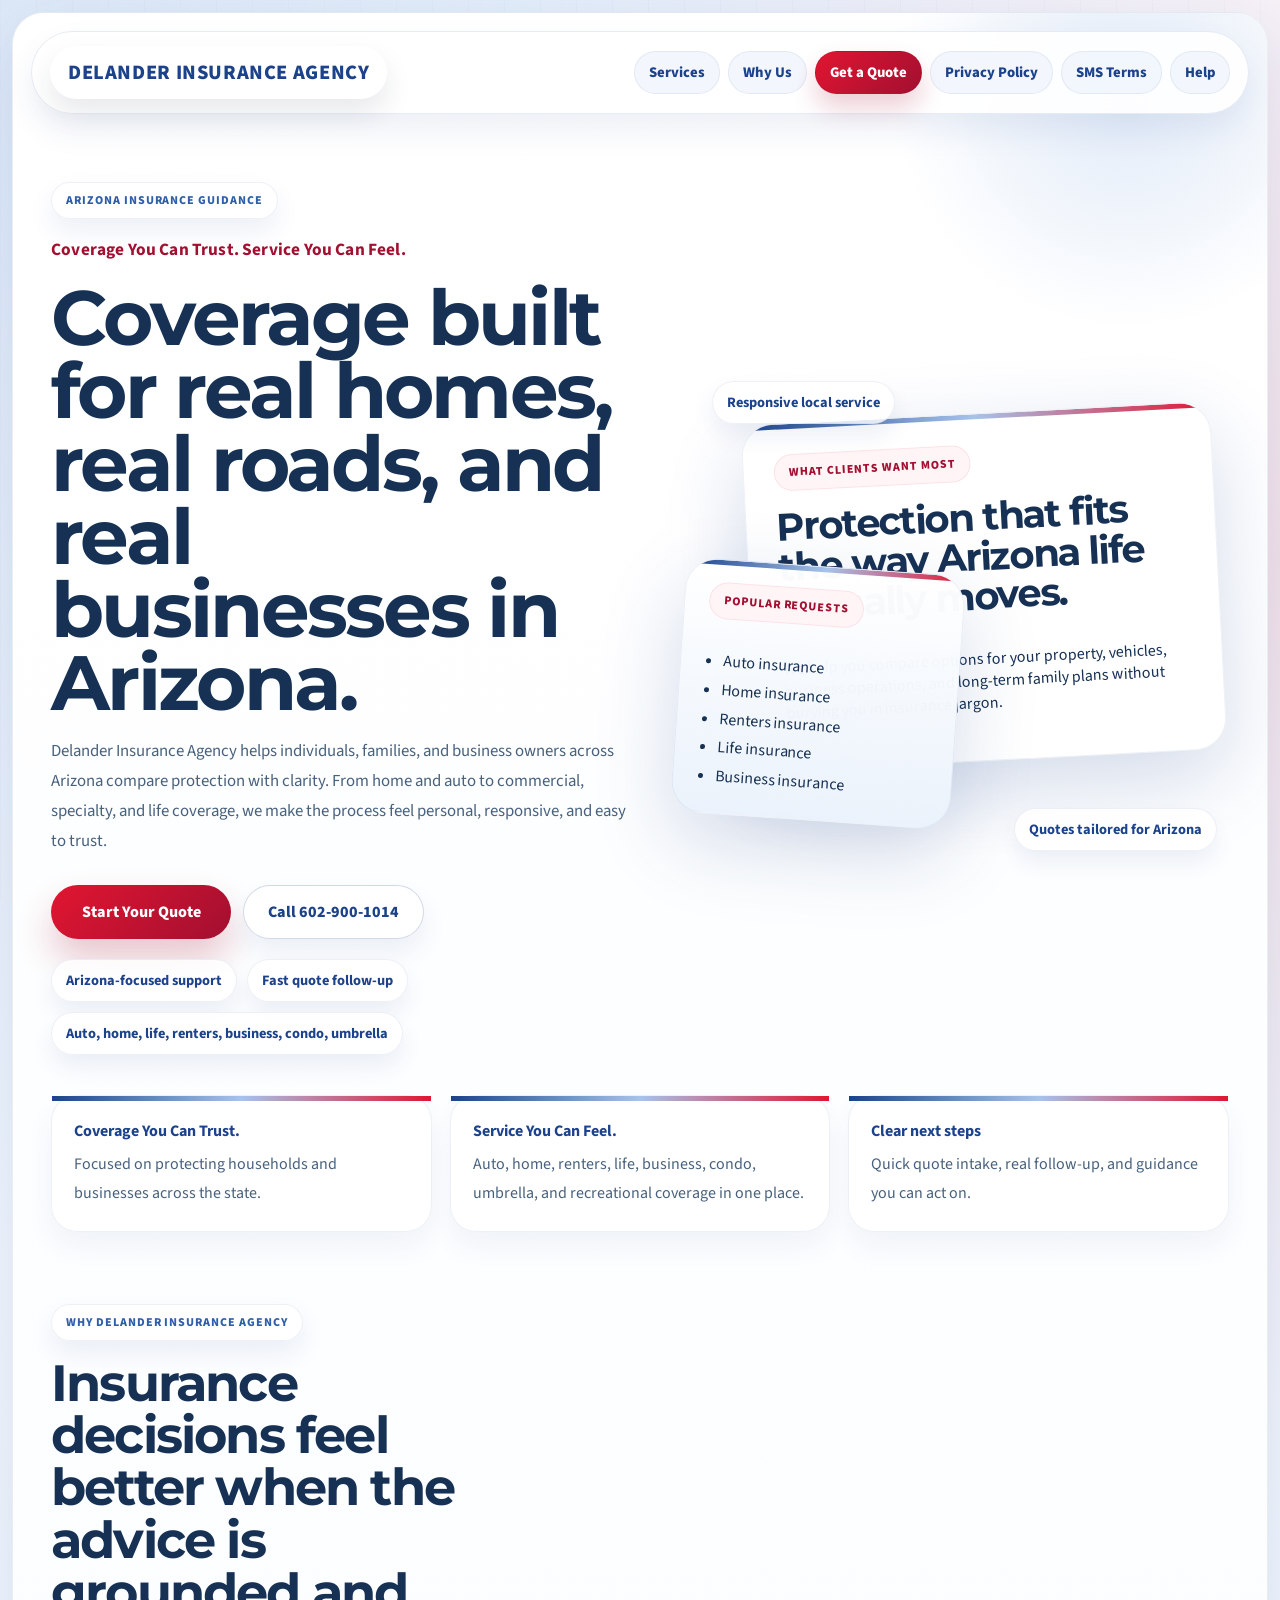
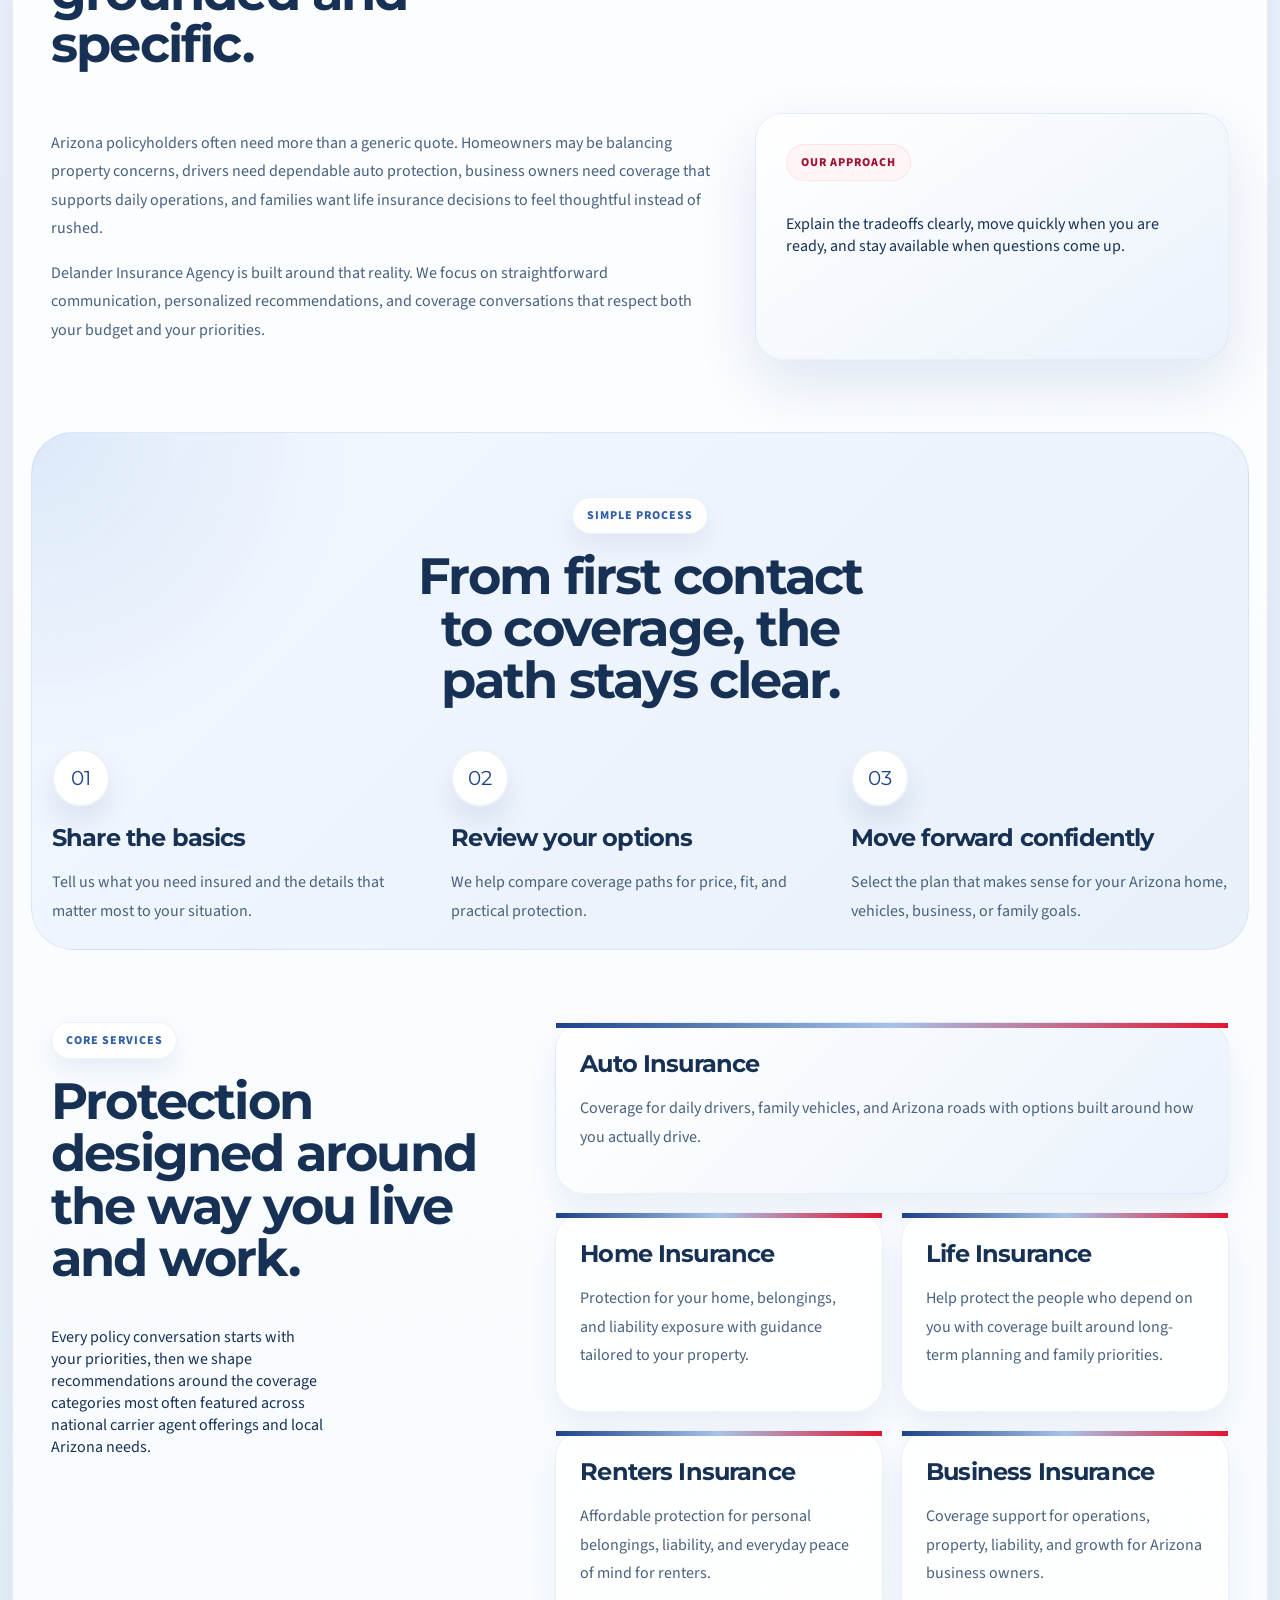
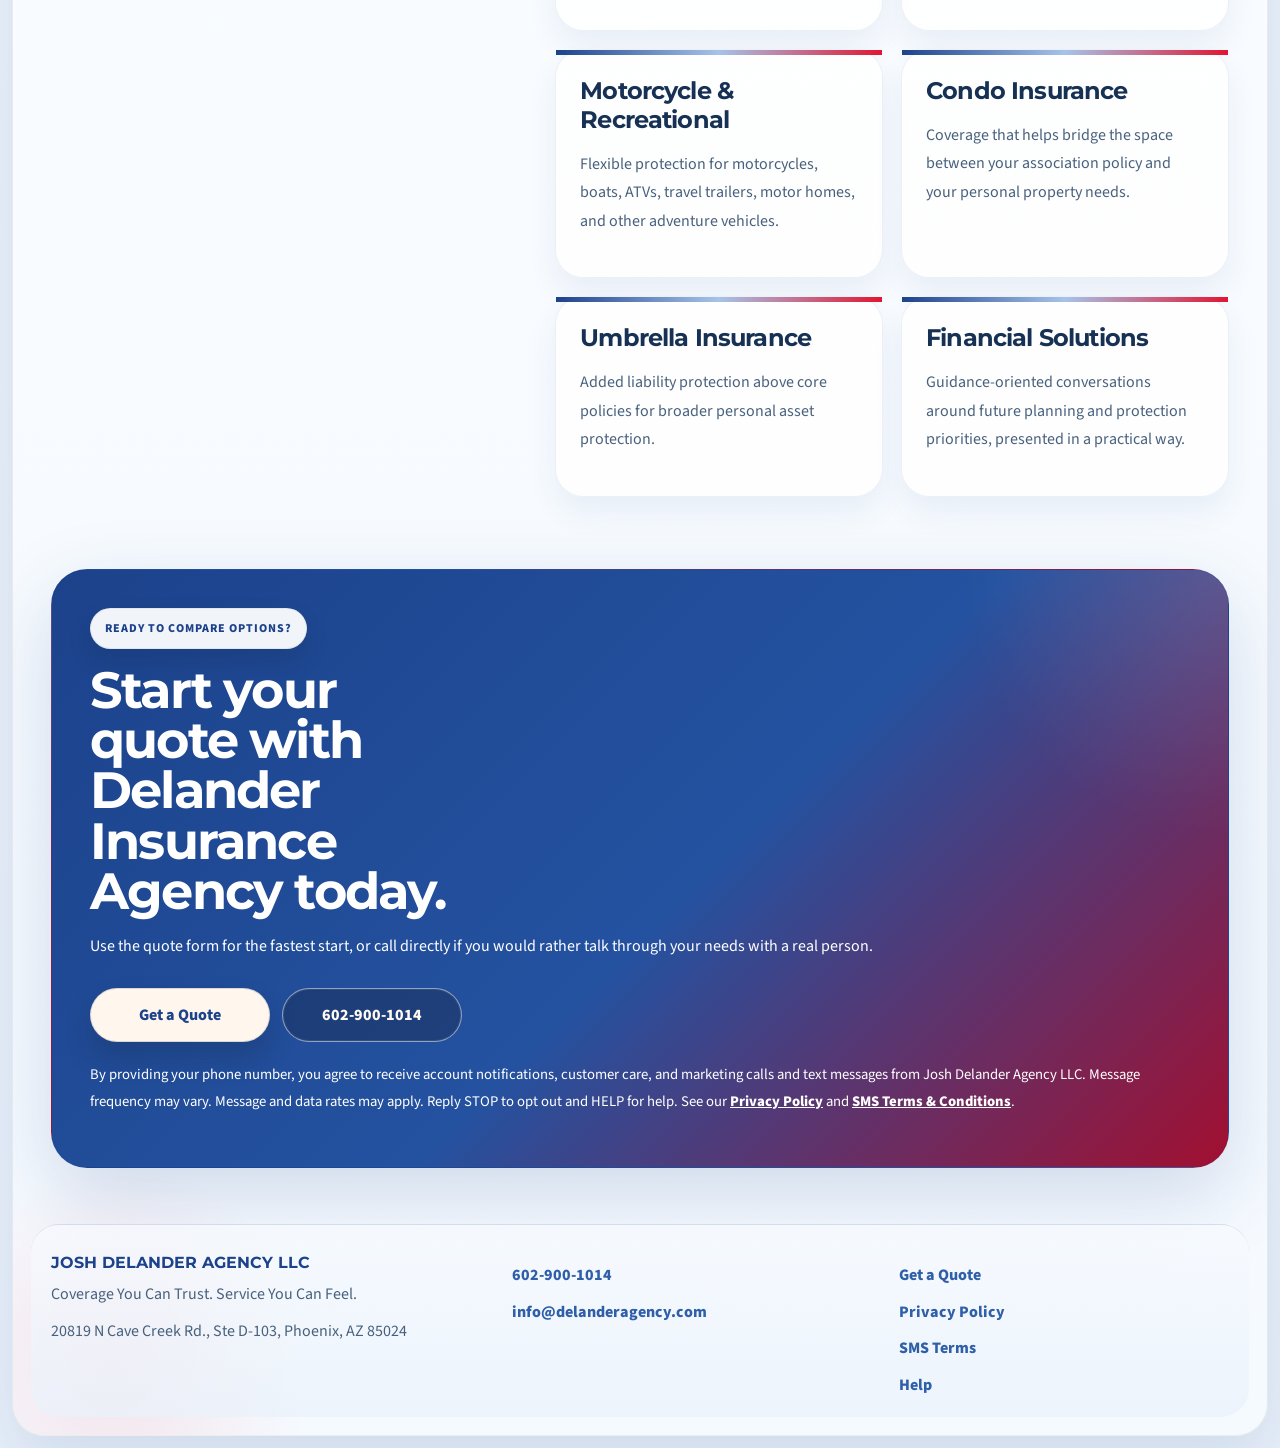
<file: index.html>
<!DOCTYPE html>
<html lang="en">
<head>
  <meta charset="UTF-8" />
  <meta name="viewport" content="width=device-width, initial-scale=1.0" />
  <title>Delander Insurance Agency | Insurance Solutions Across Arizona</title>
  <meta
    name="description"
    content="Delander Insurance Agency helps Arizona families and businesses protect what matters with home, auto, commercial, specialty, and life insurance guidance."
  />
  <link rel="preconnect" href="https://fonts.googleapis.com" />
  <link rel="preconnect" href="https://fonts.gstatic.com" crossorigin />
  <link href="https://fonts.googleapis.com/css2?family=Montserrat:wght@500;600;700;800&family=Source+Sans+3:wght@400;500;600;700&display=swap" rel="stylesheet" />
  <link rel="stylesheet" href="styles.css" />
</head>
<body>
  <div class="page-shell">
    <nav class="site-nav" aria-label="Primary">
      <a href="index.html" class="brand-mark active">Delander Insurance Agency</a>
      <div class="nav-links">
        <a href="#services">Services</a>
        <a href="#why-us">Why Us</a>
        <a href="quote.html" class="nav-cta">Get a Quote</a>
        <a href="privacy-policy.html">Privacy Policy</a>
        <a href="sms-terms.html">SMS Terms</a>
        <a href="help.html">Help</a>
      </div>
    </nav>

    <main>
      <section class="hero-section">
        <div class="hero-copy">
          <p class="eyebrow">Arizona insurance guidance</p>
          <p class="brand-line">Coverage You Can Trust. Service You Can Feel.</p>
          <h1>Coverage built for real homes, real roads, and real businesses in Arizona.</h1>
          <p class="hero-text">
            Delander Insurance Agency helps individuals, families, and business owners across Arizona compare protection with
            clarity. From home and auto to commercial, specialty, and life coverage, we make the process feel
            personal, responsive, and easy to trust.
          </p>
          <div class="hero-actions">
            <a class="btn btn-solid" href="quote.html">Start Your Quote</a>
            <a class="btn btn-outline" href="tel:6029001014">Call 602-900-1014</a>
          </div>
          <div class="hero-tags" aria-label="Key agency benefits">
            <span>Arizona-focused support</span>
            <span>Fast quote follow-up</span>
            <span>Auto, home, life, renters, business, condo, umbrella</span>
          </div>
        </div>

        <div class="hero-panel" aria-label="Agency highlights">
          <article class="floating-card card-primary">
            <p class="card-label">What clients want most</p>
            <h2>Protection that fits the way Arizona life actually moves.</h2>
            <p>
              We help you compare options for your property, vehicles, business operations, and long-term family plans
              without burying you in insurance jargon.
            </p>
          </article>

          <article class="floating-card card-secondary">
            <p class="card-label">Popular requests</p>
            <ul>
              <li>Auto insurance</li>
              <li>Home insurance</li>
              <li>Renters insurance</li>
              <li>Life insurance</li>
              <li>Business insurance</li>
            </ul>
          </article>

          <div class="mini-pill pill-top">Responsive local service</div>
          <div class="mini-pill pill-bottom">Quotes tailored for Arizona</div>
        </div>
      </section>

      <section class="metrics-strip" aria-label="Agency value">
        <div>
          <strong>Coverage You Can Trust.</strong>
          <span>Focused on protecting households and businesses across the state.</span>
        </div>
        <div>
          <strong>Service You Can Feel.</strong>
          <span>Auto, home, renters, life, business, condo, umbrella, and recreational coverage in one place.</span>
        </div>
        <div>
          <strong>Clear next steps</strong>
          <span>Quick quote intake, real follow-up, and guidance you can act on.</span>
        </div>
      </section>

      <section id="why-us" class="story-section">
        <div class="section-head">
          <p class="eyebrow">Why Delander Insurance Agency</p>
          <h2>Insurance decisions feel better when the advice is grounded and specific.</h2>
        </div>
        <div class="story-grid">
          <div class="story-copy">
            <p>
              Arizona policyholders often need more than a generic quote. Homeowners may be balancing property concerns,
              drivers need dependable auto protection, business owners need coverage that supports daily operations, and
              families want life insurance decisions to feel thoughtful instead of rushed.
            </p>
            <p>
              Delander Insurance Agency is built around that reality. We focus on straightforward communication, personalized
              recommendations, and coverage conversations that respect both your budget and your priorities.
            </p>
          </div>
          <aside class="promise-card">
            <p class="card-label">Our approach</p>
            <p>
              Explain the tradeoffs clearly, move quickly when you are ready, and stay available when questions come up.
            </p>
          </aside>
        </div>
      </section>

      <section class="process-section" aria-label="How quoting works">
        <div class="section-head centered">
          <p class="eyebrow">Simple process</p>
          <h2>From first contact to coverage, the path stays clear.</h2>
        </div>
        <div class="process-grid">
          <article class="process-step">
            <span class="step-id">01</span>
            <h3>Share the basics</h3>
            <p>Tell us what you need insured and the details that matter most to your situation.</p>
          </article>
          <article class="process-step">
            <span class="step-id">02</span>
            <h3>Review your options</h3>
            <p>We help compare coverage paths for price, fit, and practical protection.</p>
          </article>
          <article class="process-step">
            <span class="step-id">03</span>
            <h3>Move forward confidently</h3>
            <p>Select the plan that makes sense for your Arizona home, vehicles, business, or family goals.</p>
          </article>
        </div>
      </section>

      <section id="services" class="services-section">
        <div class="section-head services-head">
          <p class="eyebrow">Core services</p>
          <h2>Protection designed around the way you live and work.</h2>
          <p>
            Every policy conversation starts with your priorities, then we shape recommendations around the coverage
            categories most often featured across national carrier agent offerings and local Arizona needs.
          </p>
        </div>
        <div class="services-grid">
          <article class="service-card feature-card">
            <h3>Auto Insurance</h3>
            <p>
              Coverage for daily drivers, family vehicles, and Arizona roads with options built around how you actually drive.
            </p>
          </article>
          <article class="service-card">
            <h3>Home Insurance</h3>
            <p>
              Protection for your home, belongings, and liability exposure with guidance tailored to your property.
            </p>
          </article>
          <article class="service-card">
            <h3>Life Insurance</h3>
            <p>
              Help protect the people who depend on you with coverage built around long-term planning and family priorities.
            </p>
          </article>
          <article class="service-card">
            <h3>Renters Insurance</h3>
            <p>
              Affordable protection for personal belongings, liability, and everyday peace of mind for renters.
            </p>
          </article>
          <article class="service-card">
            <h3>Business Insurance</h3>
            <p>
              Coverage support for operations, property, liability, and growth for Arizona business owners.
            </p>
          </article>
          <article class="service-card">
            <h3>Motorcycle &amp; Recreational</h3>
            <p>
              Flexible protection for motorcycles, boats, ATVs, travel trailers, motor homes, and other adventure vehicles.
            </p>
          </article>
          <article class="service-card">
            <h3>Condo Insurance</h3>
            <p>
              Coverage that helps bridge the space between your association policy and your personal property needs.
            </p>
          </article>
          <article class="service-card">
            <h3>Umbrella Insurance</h3>
            <p>
              Added liability protection above core policies for broader personal asset protection.
            </p>
          </article>
          <article class="service-card">
            <h3>Financial Solutions</h3>
            <p>
              Guidance-oriented conversations around future planning and protection priorities, presented in a practical way.
            </p>
          </article>
        </div>
      </section>

      <section class="cta-section">
        <div class="cta-copy">
          <p class="eyebrow">Ready to compare options?</p>
          <h2>Start your quote with Delander Insurance Agency today.</h2>
          <p>
            Use the quote form for the fastest start, or call directly if you would rather talk through your needs with
            a real person.
          </p>
        </div>
        <div class="hero-actions">
          <a class="btn btn-light" href="quote.html">Get a Quote</a>
          <a class="btn btn-ghost" href="tel:6029001014">602-900-1014</a>
        </div>
        <p class="consent-note">
          By providing your phone number, you agree to receive account notifications, customer care, and marketing calls
          and text messages from Josh Delander Agency LLC. Message frequency may vary. Message and data rates may apply.
          Reply STOP to opt out and HELP for help. See our <a href="privacy-policy.html">Privacy Policy</a> and
          <a href="sms-terms.html">SMS Terms &amp; Conditions</a>.
        </p>
      </section>
    </main>

    <footer class="site-footer">
      <div>
        <strong>Josh Delander Agency LLC</strong>
        <p>Coverage You Can Trust. Service You Can Feel.</p>
        <p>20819 N Cave Creek Rd., Ste D-103, Phoenix, AZ 85024</p>
      </div>
      <div>
        <p><a href="tel:6029001014">602-900-1014</a></p>
        <p><a href="mailto:info@delanderagency.com">info@delanderagency.com</a></p>
      </div>
      <div>
        <p><a href="quote.html">Get a Quote</a></p>
        <p><a href="privacy-policy.html">Privacy Policy</a></p>
        <p><a href="sms-terms.html">SMS Terms</a></p>
        <p><a href="help.html">Help</a></p>
      </div>
    </footer>
  </div>
</body>
</html>
</file>
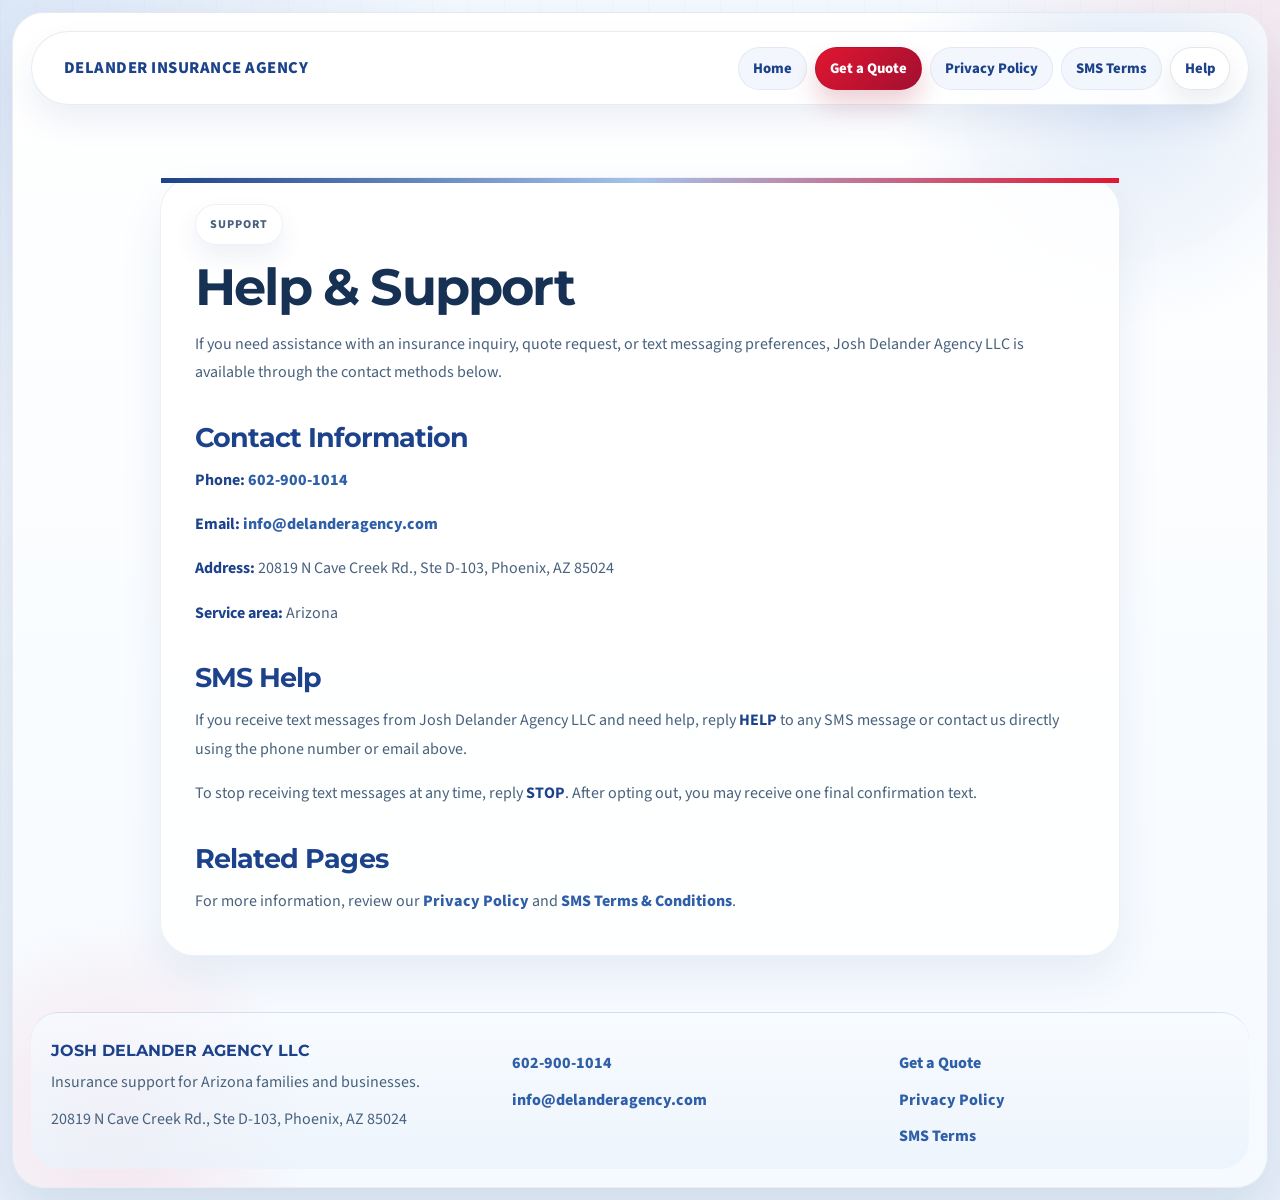
<file: help.html>
<!DOCTYPE html>
<html lang="en">
<head>
  <meta charset="UTF-8" />
  <meta name="viewport" content="width=device-width, initial-scale=1.0" />
  <title>Help | Delander Insurance Agency</title>
  <meta name="description" content="Contact and SMS help information for Josh Delander Agency LLC." />
  <link rel="preconnect" href="https://fonts.googleapis.com" />
  <link rel="preconnect" href="https://fonts.gstatic.com" crossorigin />
  <link href="https://fonts.googleapis.com/css2?family=Montserrat:wght@500;600;700;800&family=Source+Sans+3:wght@400;500;600;700&display=swap" rel="stylesheet" />
  <link rel="stylesheet" href="styles.css" />
</head>
<body>
  <div class="page-shell">
    <nav class="site-nav" aria-label="Primary">
      <a href="index.html" class="brand-mark">Delander Insurance Agency</a>
      <div class="nav-links">
        <a href="index.html">Home</a>
        <a href="quote.html" class="nav-cta">Get a Quote</a>
        <a href="privacy-policy.html">Privacy Policy</a>
        <a href="sms-terms.html">SMS Terms</a>
        <a href="help.html" class="active">Help</a>
      </div>
    </nav>

    <main class="policy-layout">
      <p class="eyebrow">Support</p>
      <h1>Help &amp; Support</h1>
      <p>
        If you need assistance with an insurance inquiry, quote request, or text messaging preferences, Josh Delander Agency
        LLC is available through the contact methods below.
      </p>

      <h2>Contact Information</h2>
      <p><strong>Phone:</strong> <a href="tel:6029001014">602-900-1014</a></p>
      <p><strong>Email:</strong> <a href="mailto:info@delanderagency.com">info@delanderagency.com</a></p>
      <p><strong>Address:</strong> 20819 N Cave Creek Rd., Ste D-103, Phoenix, AZ 85024</p>
      <p><strong>Service area:</strong> Arizona</p>

      <h2>SMS Help</h2>
      <p>
        If you receive text messages from Josh Delander Agency LLC and need help, reply <strong>HELP</strong> to any SMS
        message or contact us directly using the phone number or email above.
      </p>
      <p>
        To stop receiving text messages at any time, reply <strong>STOP</strong>. After opting out, you may receive one
        final confirmation text.
      </p>

      <h2>Related Pages</h2>
      <p>
        For more information, review our <a href="privacy-policy.html">Privacy Policy</a> and
        <a href="sms-terms.html">SMS Terms &amp; Conditions</a>.
      </p>
    </main>

    <footer class="site-footer">
      <div>
        <strong>Josh Delander Agency LLC</strong>
        <p>Insurance support for Arizona families and businesses.</p>
        <p>20819 N Cave Creek Rd., Ste D-103, Phoenix, AZ 85024</p>
      </div>
      <div>
        <p><a href="tel:6029001014">602-900-1014</a></p>
        <p><a href="mailto:info@delanderagency.com">info@delanderagency.com</a></p>
      </div>
      <div>
        <p><a href="quote.html">Get a Quote</a></p>
        <p><a href="privacy-policy.html">Privacy Policy</a></p>
        <p><a href="sms-terms.html">SMS Terms</a></p>
      </div>
    </footer>
  </div>
</body>
</html>
</file>
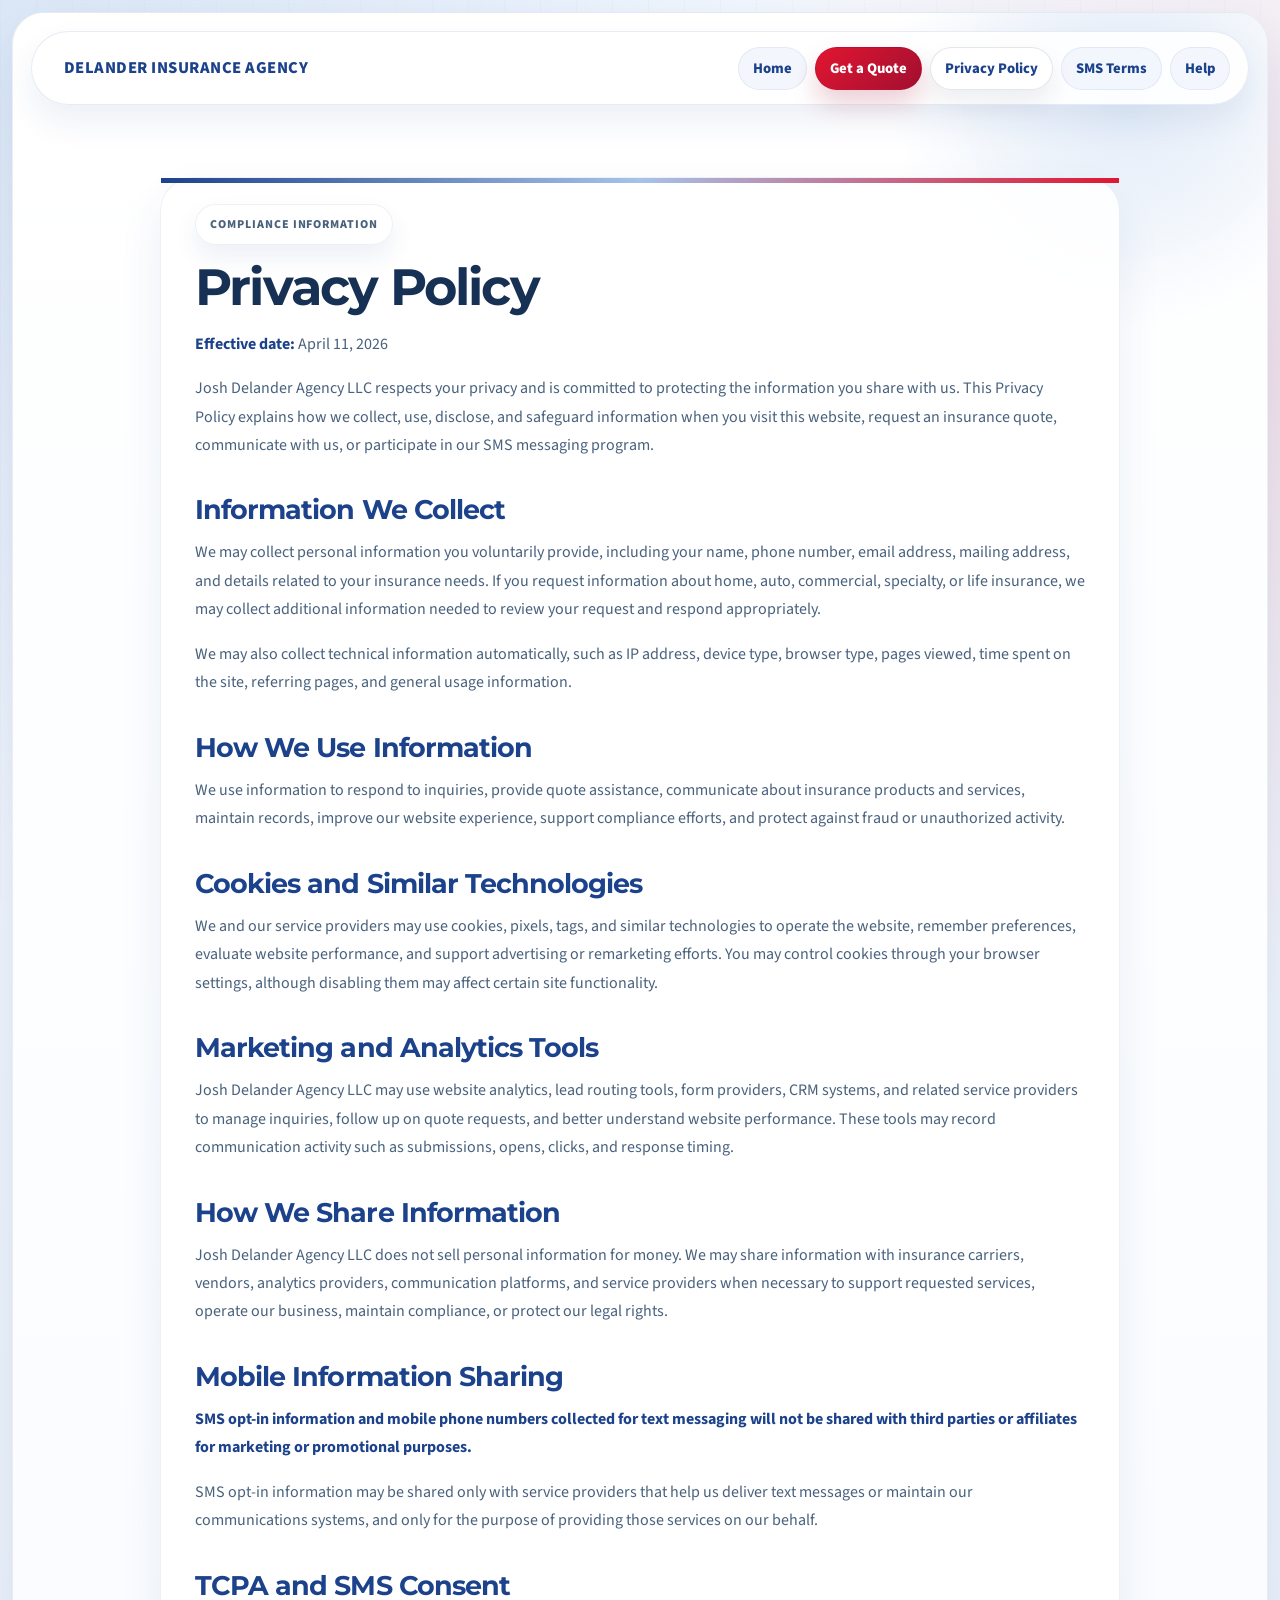
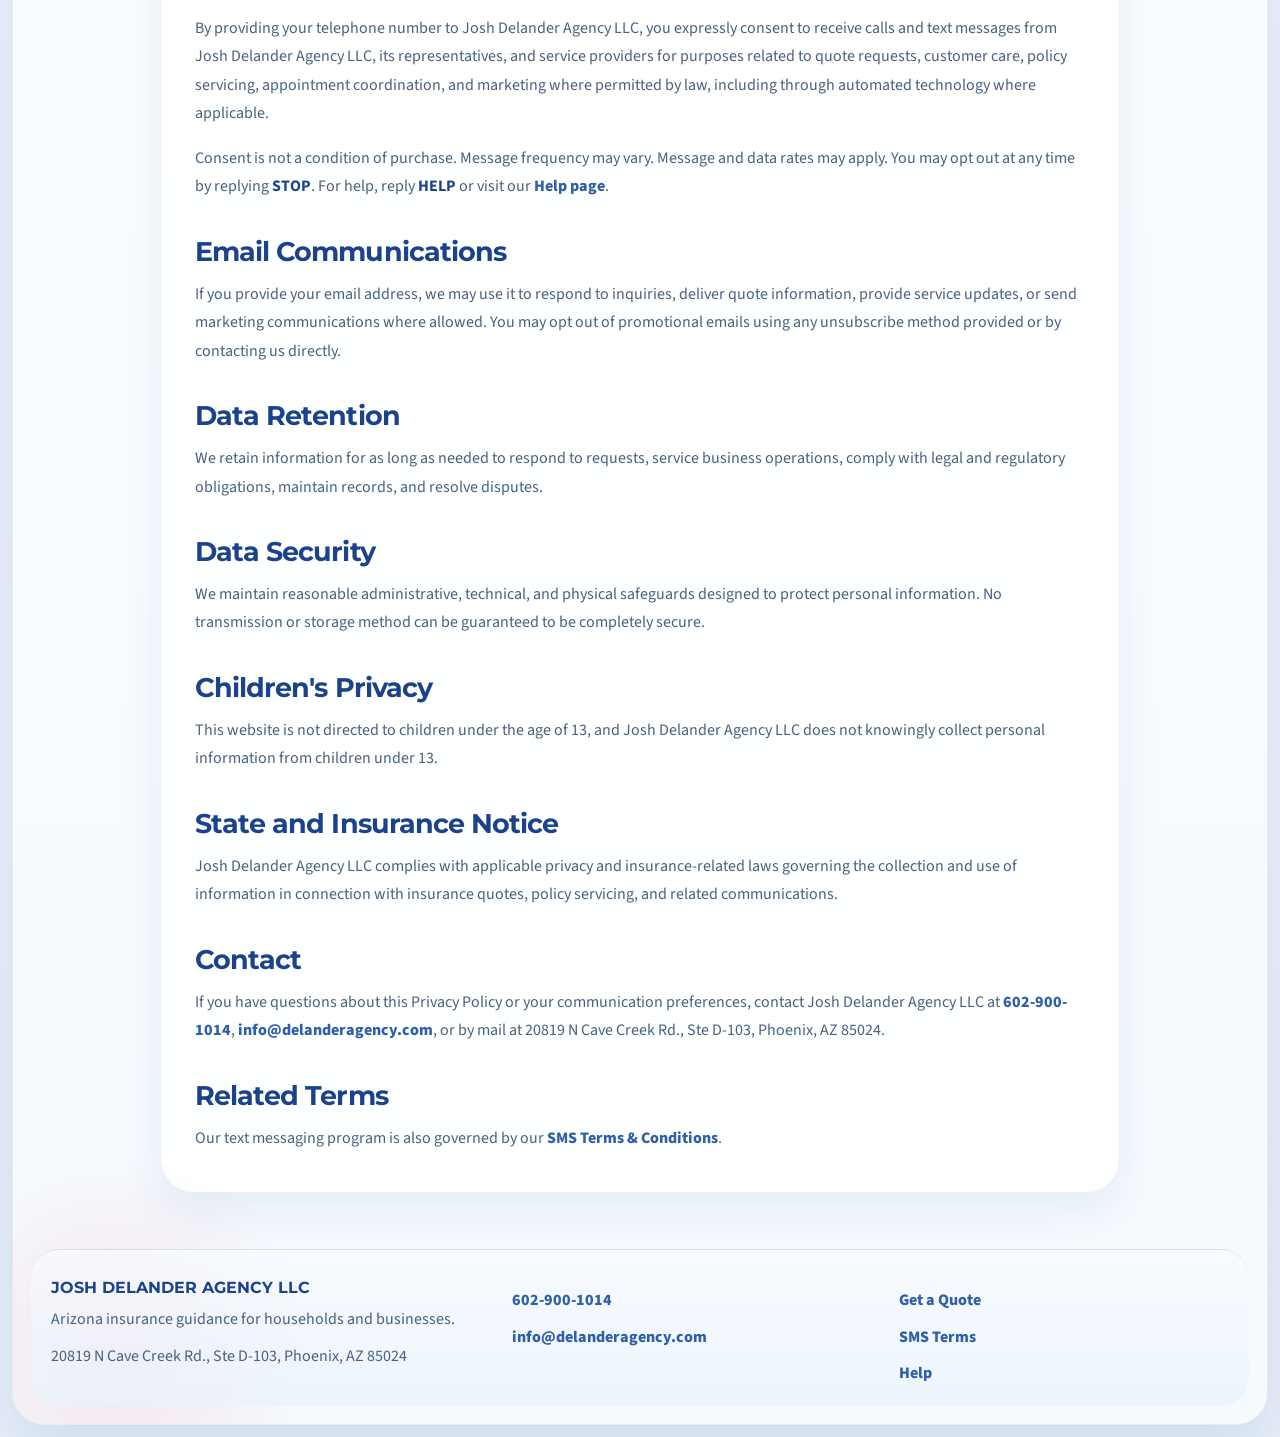
<file: privacy-policy.html>
<!DOCTYPE html>
<html lang="en">
<head>
  <meta charset="UTF-8" />
  <meta name="viewport" content="width=device-width, initial-scale=1.0" />
  <title>Privacy Policy | Delander Insurance Agency</title>
  <meta name="description" content="Privacy Policy for Josh Delander Agency LLC, including website, quote, and SMS communication practices." />
  <link rel="preconnect" href="https://fonts.googleapis.com" />
  <link rel="preconnect" href="https://fonts.gstatic.com" crossorigin />
  <link href="https://fonts.googleapis.com/css2?family=Montserrat:wght@500;600;700;800&family=Source+Sans+3:wght@400;500;600;700&display=swap" rel="stylesheet" />
  <link rel="stylesheet" href="styles.css" />
</head>
<body>
  <div class="page-shell">
    <nav class="site-nav" aria-label="Primary">
      <a href="index.html" class="brand-mark">Delander Insurance Agency</a>
      <div class="nav-links">
        <a href="index.html">Home</a>
        <a href="quote.html" class="nav-cta">Get a Quote</a>
        <a href="privacy-policy.html" class="active">Privacy Policy</a>
        <a href="sms-terms.html">SMS Terms</a>
        <a href="help.html">Help</a>
      </div>
    </nav>

    <main class="policy-layout">
      <p class="eyebrow">Compliance information</p>
      <h1>Privacy Policy</h1>
      <p><strong>Effective date:</strong> April 11, 2026</p>

      <p>
        Josh Delander Agency LLC respects your privacy and is committed to protecting the information you share with us.
        This Privacy Policy explains how we collect, use, disclose, and safeguard information when you visit this
        website, request an insurance quote, communicate with us, or participate in our SMS messaging program.
      </p>

      <h2>Information We Collect</h2>
      <p>
        We may collect personal information you voluntarily provide, including your name, phone number, email address,
        mailing address, and details related to your insurance needs. If you request information about home, auto,
        commercial, specialty, or life insurance, we may collect additional information needed to review your request
        and respond appropriately.
      </p>
      <p>
        We may also collect technical information automatically, such as IP address, device type, browser type, pages
        viewed, time spent on the site, referring pages, and general usage information.
      </p>

      <h2>How We Use Information</h2>
      <p>
        We use information to respond to inquiries, provide quote assistance, communicate about insurance products and
        services, maintain records, improve our website experience, support compliance efforts, and protect against
        fraud or unauthorized activity.
      </p>

      <h2>Cookies and Similar Technologies</h2>
      <p>
        We and our service providers may use cookies, pixels, tags, and similar technologies to operate the website,
        remember preferences, evaluate website performance, and support advertising or remarketing efforts. You may
        control cookies through your browser settings, although disabling them may affect certain site functionality.
      </p>

      <h2>Marketing and Analytics Tools</h2>
      <p>
        Josh Delander Agency LLC may use website analytics, lead routing tools, form providers, CRM systems, and related
        service providers to manage inquiries, follow up on quote requests, and better understand website performance.
        These tools may record communication activity such as submissions, opens, clicks, and response timing.
      </p>

      <h2>How We Share Information</h2>
      <p>
        Josh Delander Agency LLC does not sell personal information for money. We may share information with insurance
        carriers, vendors, analytics providers, communication platforms, and service providers when necessary to support
        requested services, operate our business, maintain compliance, or protect our legal rights.
      </p>

      <h2>Mobile Information Sharing</h2>
      <p>
        <strong>SMS opt-in information and mobile phone numbers collected for text messaging will not be shared with
        third parties or affiliates for marketing or promotional purposes.</strong>
      </p>
      <p>
        SMS opt-in information may be shared only with service providers that help us deliver text messages or maintain
        our communications systems, and only for the purpose of providing those services on our behalf.
      </p>

      <h2>TCPA and SMS Consent</h2>
      <p>
        By providing your telephone number to Josh Delander Agency LLC, you expressly consent to receive calls and text
        messages from Josh Delander Agency LLC, its representatives, and service providers for purposes related to quote
        requests, customer care, policy servicing, appointment coordination, and marketing where permitted by law,
        including through automated technology where applicable.
      </p>
      <p>
        Consent is not a condition of purchase. Message frequency may vary. Message and data rates may apply. You may
        opt out at any time by replying <strong>STOP</strong>. For help, reply <strong>HELP</strong> or visit our
        <a href="help.html">Help page</a>.
      </p>

      <h2>Email Communications</h2>
      <p>
        If you provide your email address, we may use it to respond to inquiries, deliver quote information, provide
        service updates, or send marketing communications where allowed. You may opt out of promotional emails using any
        unsubscribe method provided or by contacting us directly.
      </p>

      <h2>Data Retention</h2>
      <p>
        We retain information for as long as needed to respond to requests, service business operations, comply with
        legal and regulatory obligations, maintain records, and resolve disputes.
      </p>

      <h2>Data Security</h2>
      <p>
        We maintain reasonable administrative, technical, and physical safeguards designed to protect personal
        information. No transmission or storage method can be guaranteed to be completely secure.
      </p>

      <h2>Children's Privacy</h2>
      <p>
        This website is not directed to children under the age of 13, and Josh Delander Agency LLC does not knowingly
        collect personal information from children under 13.
      </p>

      <h2>State and Insurance Notice</h2>
      <p>
        Josh Delander Agency LLC complies with applicable privacy and insurance-related laws governing the collection and use
        of information in connection with insurance quotes, policy servicing, and related communications.
      </p>

      <h2>Contact</h2>
      <p>
        If you have questions about this Privacy Policy or your communication preferences, contact Josh Delander Agency LLC
        at <a href="tel:6029001014">602-900-1014</a>,
        <a href="mailto:info@delanderagency.com">info@delanderagency.com</a>, or by mail at
        20819 N Cave Creek Rd., Ste D-103, Phoenix, AZ 85024.
      </p>

      <h2>Related Terms</h2>
      <p>
        Our text messaging program is also governed by our
        <a href="sms-terms.html">SMS Terms &amp; Conditions</a>.
      </p>
    </main>

    <footer class="site-footer">
      <div>
        <strong>Josh Delander Agency LLC</strong>
        <p>Arizona insurance guidance for households and businesses.</p>
        <p>20819 N Cave Creek Rd., Ste D-103, Phoenix, AZ 85024</p>
      </div>
      <div>
        <p><a href="tel:6029001014">602-900-1014</a></p>
        <p><a href="mailto:info@delanderagency.com">info@delanderagency.com</a></p>
      </div>
      <div>
        <p><a href="quote.html">Get a Quote</a></p>
        <p><a href="sms-terms.html">SMS Terms</a></p>
        <p><a href="help.html">Help</a></p>
      </div>
    </footer>
  </div>
</body>
</html>
</file>
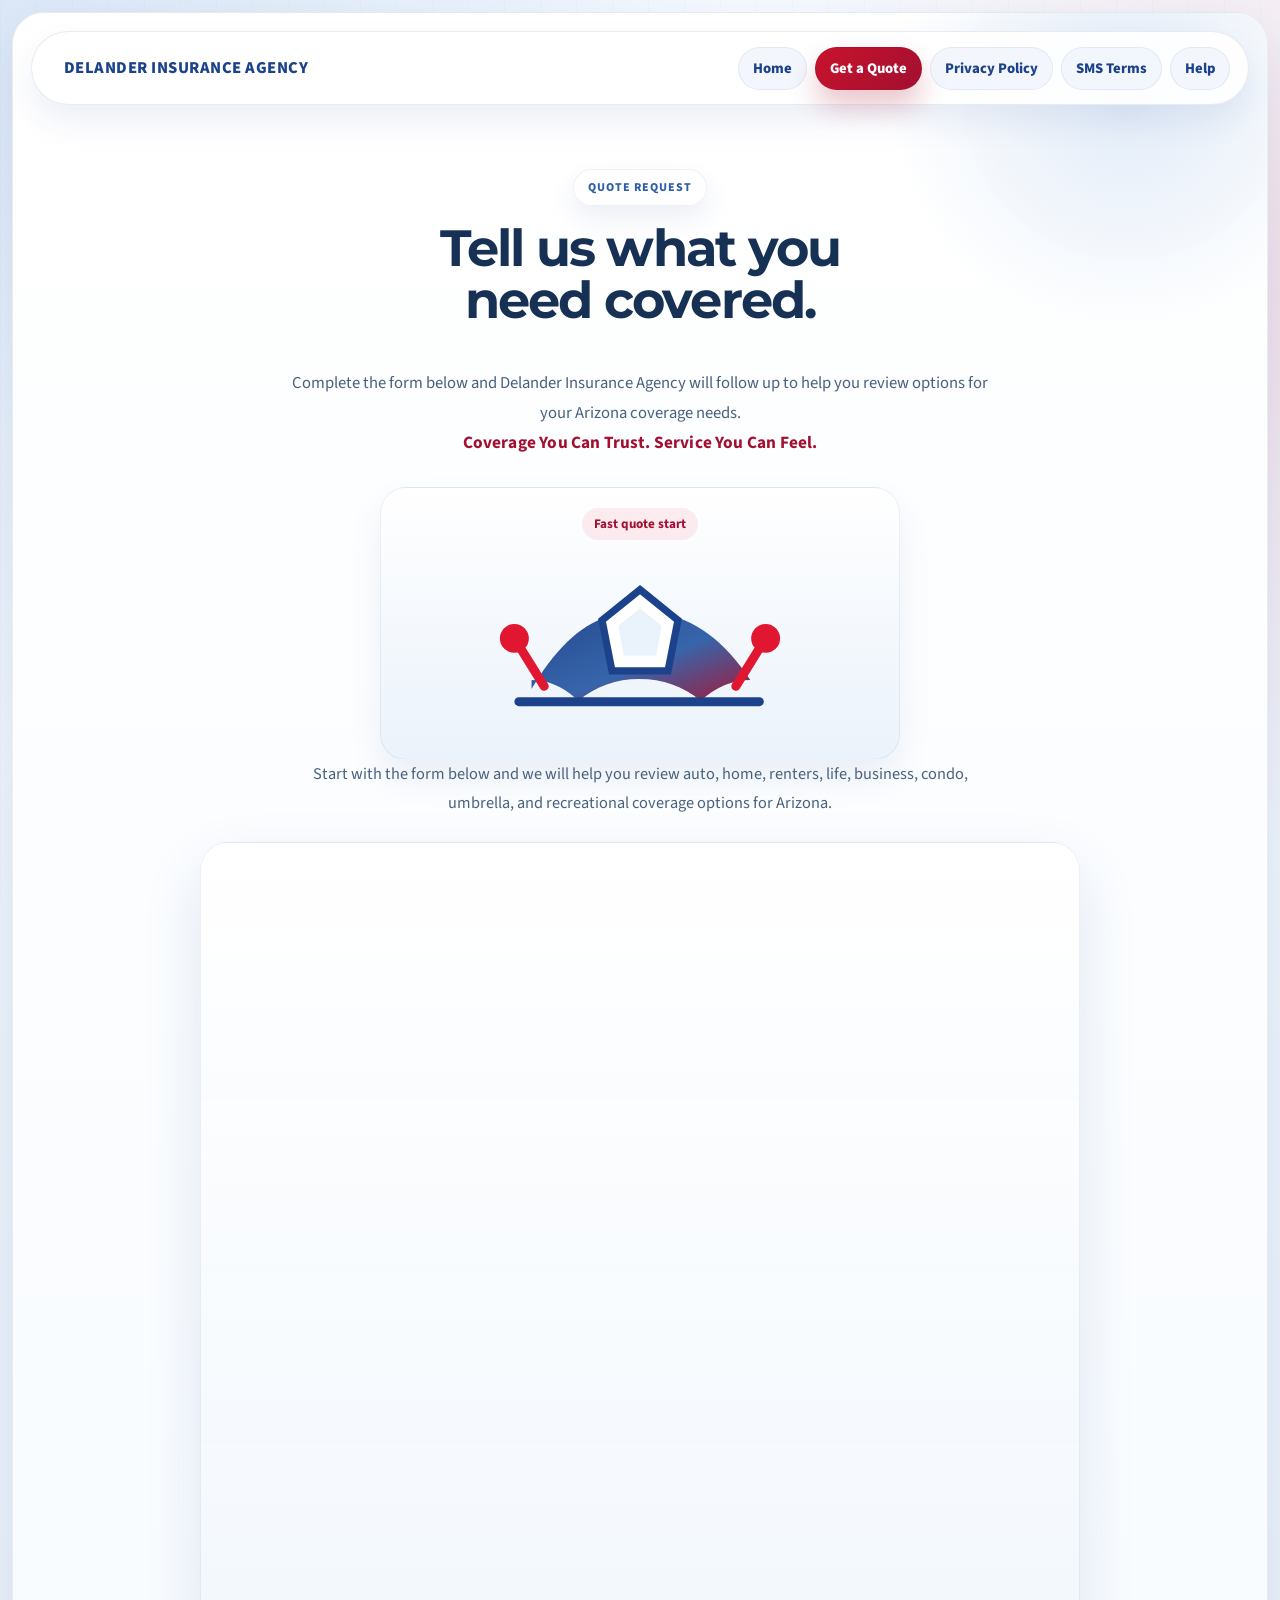
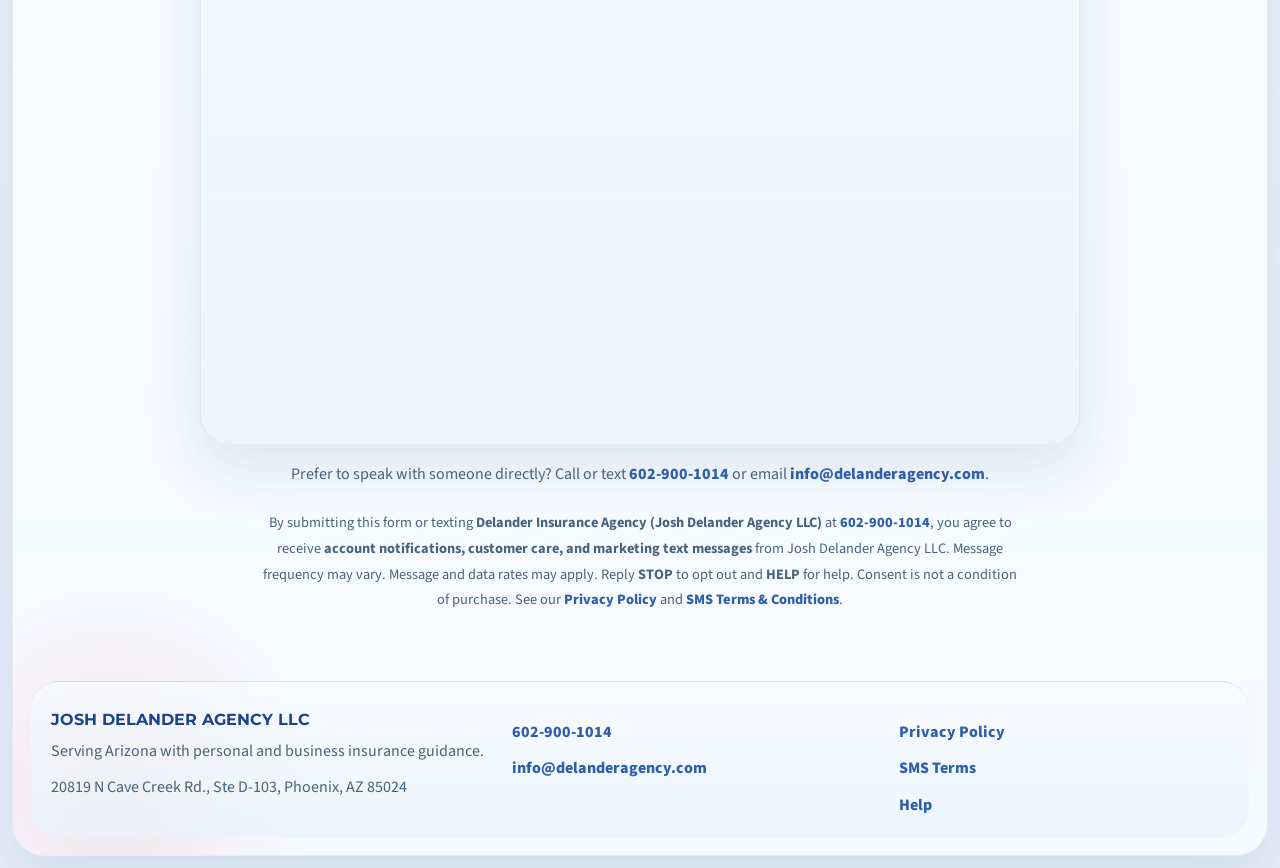
<file: quote.html>
<!DOCTYPE html>
<html lang="en">
<head>
  <meta charset="UTF-8" />
  <meta name="viewport" content="width=device-width, initial-scale=1.0" />
  <title>Get a Quote | Delander Insurance Agency</title>
  <meta name="description" content="Request a quote from Delander Insurance Agency for home, auto, commercial, specialty, and life insurance in Arizona." />
  <link rel="preconnect" href="https://fonts.googleapis.com" />
  <link rel="preconnect" href="https://fonts.gstatic.com" crossorigin />
  <link href="https://fonts.googleapis.com/css2?family=Montserrat:wght@500;600;700;800&family=Source+Sans+3:wght@400;500;600;700&display=swap" rel="stylesheet" />
  <link rel="stylesheet" href="styles.css" />
</head>
<body>
  <div class="page-shell">
    <nav class="site-nav" aria-label="Primary">
      <a href="index.html" class="brand-mark">Delander Insurance Agency</a>
      <div class="nav-links">
        <a href="index.html">Home</a>
        <a href="quote.html" class="active nav-cta">Get a Quote</a>
        <a href="privacy-policy.html">Privacy Policy</a>
        <a href="sms-terms.html">SMS Terms</a>
        <a href="help.html">Help</a>
      </div>
    </nav>

    <main>
      <section class="quote-header">
        <p class="eyebrow">Quote request</p>
        <h1>Tell us what you need covered.</h1>
        <p class="quote-copy">
          Complete the form below and Delander Insurance Agency will follow up to help you review options for your Arizona
          coverage needs.
        </p>
        <p class="brand-line centered-line">Coverage You Can Trust. Service You Can Feel.</p>
        <div class="quote-art" aria-hidden="true">
          <div class="quote-art-badge">Fast quote start</div>
          <svg viewBox="0 0 520 220" role="presentation">
            <defs>
              <linearGradient id="farmersInspired" x1="0%" y1="0%" x2="100%" y2="100%">
                <stop offset="0%" stop-color="#1c428b" />
                <stop offset="55%" stop-color="#2f5fa8" />
                <stop offset="100%" stop-color="#a20f30" />
              </linearGradient>
            </defs>
            <path d="M140 156c34-57 70-86 120-86 47 0 88 24 122 76-20 0-38 8-55 23-19-16-42-24-68-24-25 0-48 8-67 24-16-15-33-23-52-23z" fill="url(#farmersInspired)" opacity="0.96"/>
            <path d="M260 46 302 80 291 136 229 136 218 80z" fill="#ffffff" stroke="#1c428b" stroke-width="8"/>
            <path d="M260 67 284 86 278 119 242 119 236 86z" fill="#eaf2fb"/>
            <path d="M126 170h266" stroke="#1c428b" stroke-width="10" stroke-linecap="round"/>
            <path d="M154 153 121 100" stroke="#e11631" stroke-width="10" stroke-linecap="round"/>
            <path d="M366 153 399 100" stroke="#e11631" stroke-width="10" stroke-linecap="round"/>
            <circle cx="121" cy="100" r="16" fill="#e11631"/>
            <circle cx="399" cy="100" r="16" fill="#e11631"/>
          </svg>
        </div>
      </section>

      <section class="quote-section">
        <p class="quote-intro">
          Start with the form below and we will help you review auto, home, renters, life, business, condo, umbrella,
          and recreational coverage options for Arizona.
        </p>

        <div class="embed-frame">
          <iframe
            src="https://form.jotform.com/261008281448051"
            title="Delander Insurance Agency Quote Request Form"
            loading="lazy"
            allow="geolocation; microphone; camera"
          ></iframe>
        </div>

        <p class="support-copy">
          Prefer to speak with someone directly? Call or text <a href="tel:6029001014">602-900-1014</a> or email
          <a href="mailto:info@delanderagency.com">info@delanderagency.com</a>.
        </p>

        <p class="fine-print">
          By submitting this form or texting <strong>Delander Insurance Agency (Josh Delander Agency LLC)</strong> at
          <a href="tel:6029001014">602-900-1014</a>, you agree to receive <strong>account notifications, customer care,
          and marketing text messages</strong> from Josh Delander Agency LLC. Message frequency may vary. Message and data
          rates may apply. Reply <strong>STOP</strong> to opt out and <strong>HELP</strong> for help. Consent is not a
          condition of purchase. See our <a href="privacy-policy.html">Privacy Policy</a> and
          <a href="sms-terms.html">SMS Terms &amp; Conditions</a>.
        </p>
      </section>
    </main>

    <footer class="site-footer">
      <div>
        <strong>Josh Delander Agency LLC</strong>
        <p>Serving Arizona with personal and business insurance guidance.</p>
        <p>20819 N Cave Creek Rd., Ste D-103, Phoenix, AZ 85024</p>
      </div>
      <div>
        <p><a href="tel:6029001014">602-900-1014</a></p>
        <p><a href="mailto:info@delanderagency.com">info@delanderagency.com</a></p>
      </div>
      <div>
        <p><a href="privacy-policy.html">Privacy Policy</a></p>
        <p><a href="sms-terms.html">SMS Terms</a></p>
        <p><a href="help.html">Help</a></p>
      </div>
    </footer>
  </div>
</body>
</html>
</file>
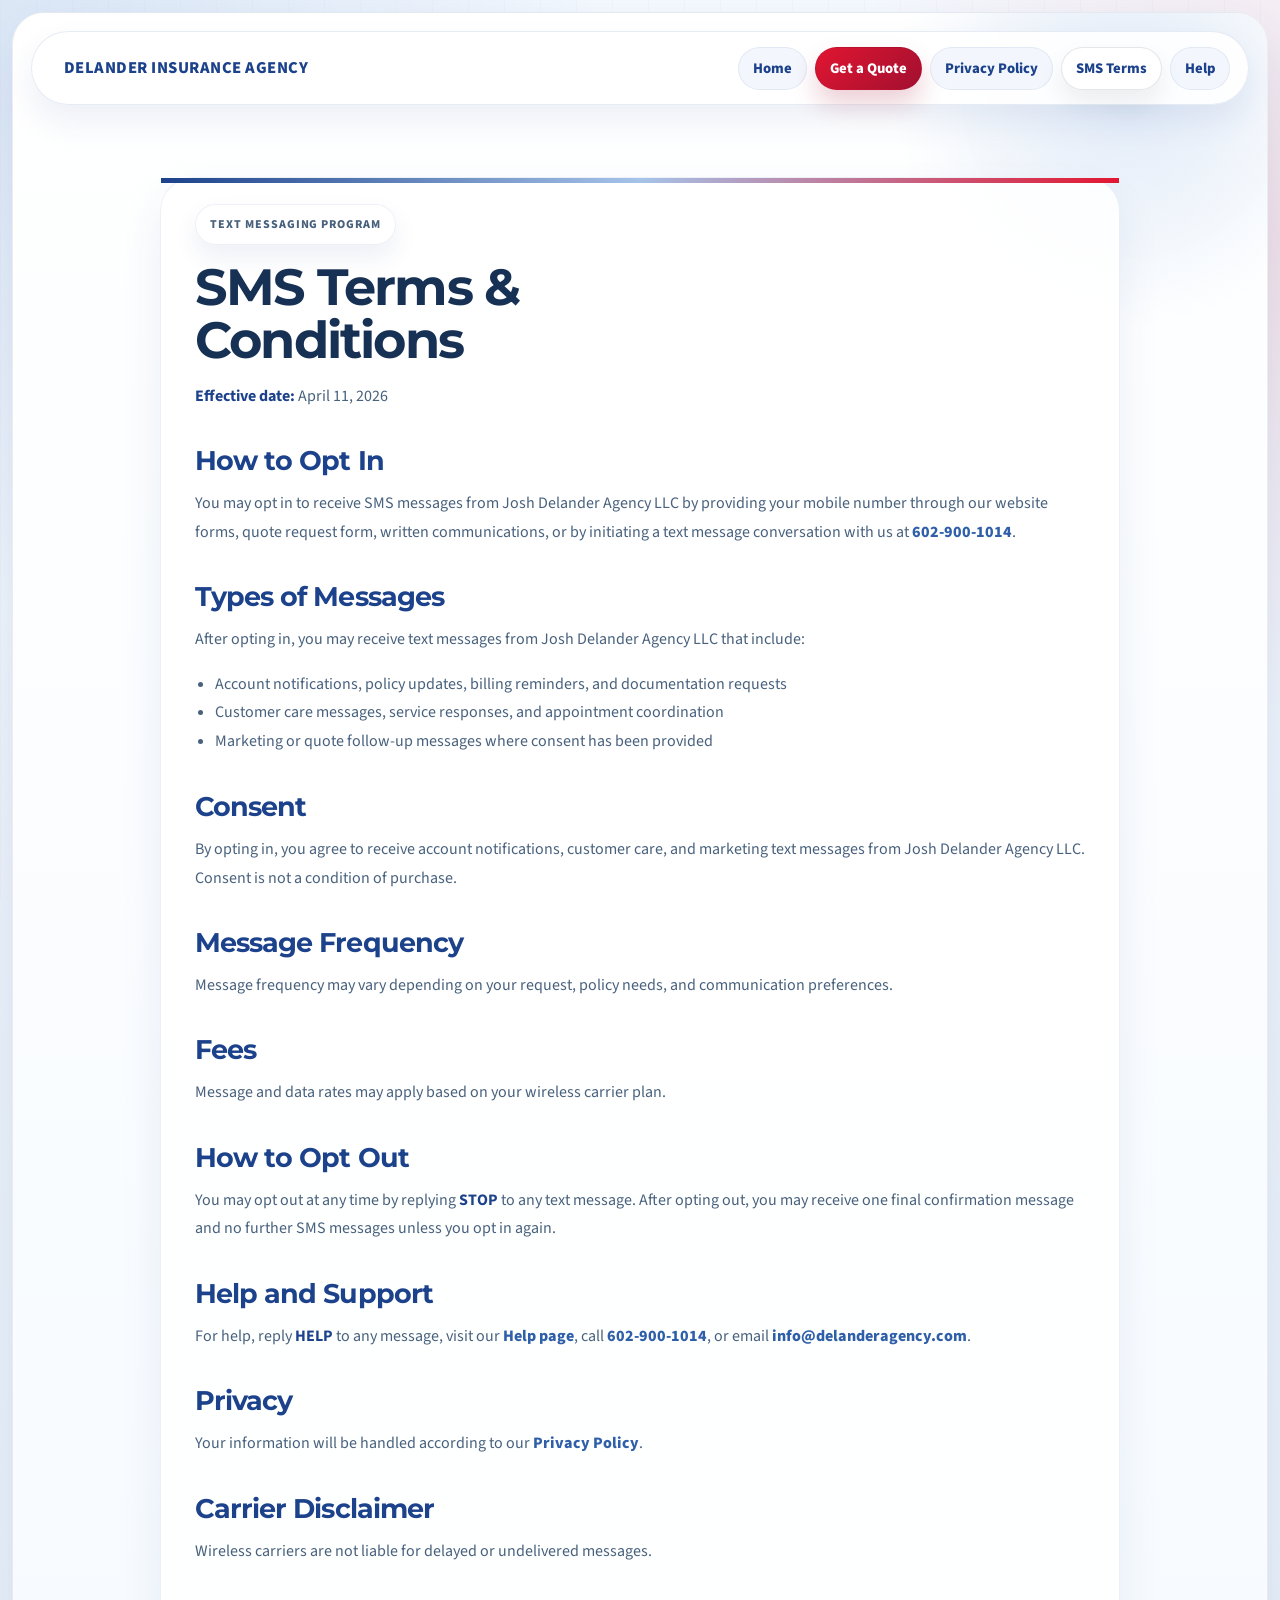
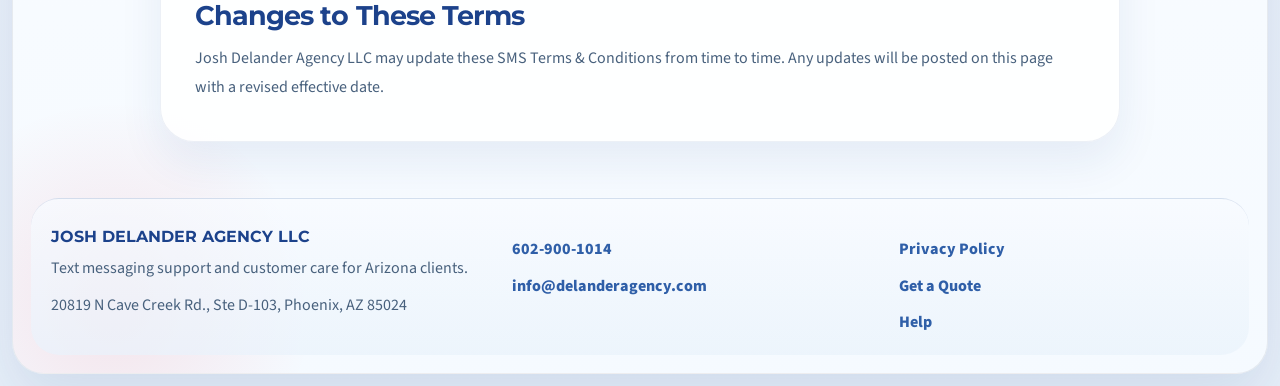
<file: sms-terms.html>
<!DOCTYPE html>
<html lang="en">
<head>
  <meta charset="UTF-8" />
  <meta name="viewport" content="width=device-width, initial-scale=1.0" />
  <title>SMS Terms &amp; Conditions | Delander Insurance Agency</title>
  <meta name="description" content="SMS Terms and Conditions for Josh Delander Agency LLC." />
  <link rel="preconnect" href="https://fonts.googleapis.com" />
  <link rel="preconnect" href="https://fonts.gstatic.com" crossorigin />
  <link href="https://fonts.googleapis.com/css2?family=Montserrat:wght@500;600;700;800&family=Source+Sans+3:wght@400;500;600;700&display=swap" rel="stylesheet" />
  <link rel="stylesheet" href="styles.css" />
</head>
<body>
  <div class="page-shell">
    <nav class="site-nav" aria-label="Primary">
      <a href="index.html" class="brand-mark">Delander Insurance Agency</a>
      <div class="nav-links">
        <a href="index.html">Home</a>
        <a href="quote.html" class="nav-cta">Get a Quote</a>
        <a href="privacy-policy.html">Privacy Policy</a>
        <a href="sms-terms.html" class="active">SMS Terms</a>
        <a href="help.html">Help</a>
      </div>
    </nav>

    <main class="policy-layout">
      <p class="eyebrow">Text messaging program</p>
      <h1>SMS Terms &amp; Conditions</h1>
      <p><strong>Effective date:</strong> April 11, 2026</p>

      <h2>How to Opt In</h2>
      <p>
        You may opt in to receive SMS messages from Josh Delander Agency LLC by providing your mobile number through our
        website forms, quote request form, written communications, or by initiating a text message conversation with us
        at <a href="tel:6029001014">602-900-1014</a>.
      </p>

      <h2>Types of Messages</h2>
      <p>After opting in, you may receive text messages from Josh Delander Agency LLC that include:</p>
      <ul>
        <li>Account notifications, policy updates, billing reminders, and documentation requests</li>
        <li>Customer care messages, service responses, and appointment coordination</li>
        <li>Marketing or quote follow-up messages where consent has been provided</li>
      </ul>

      <h2>Consent</h2>
      <p>
        By opting in, you agree to receive account notifications, customer care, and marketing text messages from
        Josh Delander Agency LLC. Consent is not a condition of purchase.
      </p>

      <h2>Message Frequency</h2>
      <p>Message frequency may vary depending on your request, policy needs, and communication preferences.</p>

      <h2>Fees</h2>
      <p>Message and data rates may apply based on your wireless carrier plan.</p>

      <h2>How to Opt Out</h2>
      <p>
        You may opt out at any time by replying <strong>STOP</strong> to any text message. After opting out, you may
        receive one final confirmation message and no further SMS messages unless you opt in again.
      </p>

      <h2>Help and Support</h2>
      <p>
        For help, reply <strong>HELP</strong> to any message, visit our <a href="help.html">Help page</a>, call
        <a href="tel:6029001014">602-900-1014</a>, or email
        <a href="mailto:info@delanderagency.com">info@delanderagency.com</a>.
      </p>

      <h2>Privacy</h2>
      <p>
        Your information will be handled according to our
        <a href="privacy-policy.html">Privacy Policy</a>.
      </p>

      <h2>Carrier Disclaimer</h2>
      <p>Wireless carriers are not liable for delayed or undelivered messages.</p>

      <h2>Changes to These Terms</h2>
      <p>
        Josh Delander Agency LLC may update these SMS Terms &amp; Conditions from time to time. Any updates will be posted
        on this page with a revised effective date.
      </p>
    </main>

    <footer class="site-footer">
      <div>
        <strong>Josh Delander Agency LLC</strong>
        <p>Text messaging support and customer care for Arizona clients.</p>
        <p>20819 N Cave Creek Rd., Ste D-103, Phoenix, AZ 85024</p>
      </div>
      <div>
        <p><a href="tel:6029001014">602-900-1014</a></p>
        <p><a href="mailto:info@delanderagency.com">info@delanderagency.com</a></p>
      </div>
      <div>
        <p><a href="privacy-policy.html">Privacy Policy</a></p>
        <p><a href="quote.html">Get a Quote</a></p>
        <p><a href="help.html">Help</a></p>
      </div>
    </footer>
  </div>
</body>
</html>
</file>
<file: styles.css>
@import url('https://fonts.googleapis.com/css2?family=Montserrat:wght@500;600;700;800&family=Source+Sans+3:wght@400;500;600;700&display=swap');

:root {
  --bg: #eef4fb;
  --paper: rgba(255, 255, 255, 0.95);
  --surface: #f8fbff;
  --line: rgba(53, 57, 80, 0.12);
  --text: #173154;
  --muted: #48617d;
  --navy: #1c428b;
  --blue: #2f5fa8;
  --light-blue: #a6c3e9;
  --pale-blue: #eaf2fb;
  --red: #e11631;
  --deep-red: #a20f30;
  --white: #ffffff;
  --shadow-soft: 0 24px 60px rgba(28, 66, 139, 0.12);
  --shadow-strong: 0 28px 80px rgba(28, 66, 139, 0.18);
}

* { box-sizing: border-box; }
html { scroll-behavior: smooth; }

body {
  margin: 0;
  color: var(--text);
  font-family: 'Source Sans 3', sans-serif;
  background:
    radial-gradient(circle at 0% 0%, rgba(166, 195, 233, 0.42), transparent 26%),
    radial-gradient(circle at 100% 12%, rgba(225, 22, 49, 0.1), transparent 22%),
    linear-gradient(180deg, #f6faff 0%, #eef4fb 44%, #e8f0f9 100%);
}

body::before {
  content: '';
  position: fixed;
  inset: 0;
  pointer-events: none;
  background:
    linear-gradient(115deg, rgba(255, 255, 255, 0.2), transparent 35%),
    repeating-linear-gradient(
      90deg,
      rgba(28, 66, 139, 0.02) 0,
      rgba(28, 66, 139, 0.02) 1px,
      transparent 1px,
      transparent 36px
    );
}

.page-shell {
  width: min(1320px, calc(100% - 24px));
  min-height: calc(100vh - 24px);
  margin: 12px auto;
  padding: 18px;
  border: 1px solid rgba(29, 36, 51, 0.08);
  border-radius: 32px;
  background: linear-gradient(180deg, rgba(255, 255, 255, 0.98), rgba(245, 250, 255, 0.98));
  box-shadow: var(--shadow-soft);
  position: relative;
  overflow: hidden;
}

.page-shell::before,
.page-shell::after {
  content: '';
  position: absolute;
  border-radius: 50%;
  pointer-events: none;
}

.page-shell::before {
  width: 520px;
  height: 520px;
  top: -180px;
  right: -120px;
  background: radial-gradient(circle, rgba(166, 195, 233, 0.34), transparent 64%);
}

.page-shell::after {
  width: 420px;
  height: 420px;
  bottom: -140px;
  left: -110px;
  background: radial-gradient(circle, rgba(225, 22, 49, 0.1), transparent 68%);
}

.site-nav,
.hero-section,
.metrics-strip,
.story-section,
.process-section,
.services-section,
.cta-section,
.quote-header,
.quote-section,
.policy-layout,
.site-footer {
  position: relative;
  z-index: 1;
}

.site-nav {
  display: flex;
  align-items: center;
  justify-content: space-between;
  gap: 18px;
  padding: 14px 18px;
  border-radius: 999px;
  background: rgba(255, 255, 255, 0.9);
  border: 1px solid rgba(28, 66, 139, 0.1);
  backdrop-filter: blur(18px);
  box-shadow: 0 16px 32px rgba(28, 66, 139, 0.08);
}

.brand-mark,
.nav-links a {
  text-decoration: none;
  color: var(--navy);
  font-weight: 800;
}

.brand-mark {
  letter-spacing: 0.03em;
  padding: 10px 14px;
  border-radius: 999px;
  font-size: 1.04rem;
  text-transform: uppercase;
}

.nav-links {
  display: flex;
  flex-wrap: wrap;
  justify-content: flex-end;
  gap: 8px;
}

.nav-links a {
  padding: 10px 14px;
  border-radius: 999px;
  font-size: 0.92rem;
  background: rgba(234, 242, 251, 0.58);
  border: 1px solid rgba(28, 66, 139, 0.08);
}

.nav-links a:hover,
.nav-links a.active,
.brand-mark.active {
  background: var(--white);
  color: var(--navy);
  box-shadow: 0 12px 24px rgba(26, 36, 59, 0.08);
}

.nav-links a.active {
  border: 1px solid rgba(34, 49, 76, 0.12);
}

.nav-links a.nav-cta {
  color: var(--white);
  background: linear-gradient(135deg, var(--red), var(--deep-red));
  border: 1px solid rgba(162, 15, 48, 0.24);
  box-shadow: 0 14px 26px rgba(162, 15, 48, 0.2);
}

.nav-links a.nav-cta:hover,
.nav-links a.nav-cta.active {
  color: var(--white);
  background: linear-gradient(135deg, #c8132d, var(--deep-red));
  box-shadow: 0 16px 28px rgba(162, 15, 48, 0.24);
}

.site-nav .brand-mark.active {
  padding: 12px 18px;
  font-size: 1.28rem;
  box-shadow: 0 14px 28px rgba(26, 36, 59, 0.1);
}

.hero-section {
  display: grid;
  grid-template-columns: minmax(0, 1.02fr) minmax(320px, 0.98fr);
  gap: 38px;
  padding: 68px 20px 34px;
  align-items: center;
}

.eyebrow,
.card-label {
  display: inline-flex;
  margin: 0 0 16px;
  padding: 9px 14px;
  border-radius: 999px;
  text-transform: uppercase;
  letter-spacing: 0.08em;
  font-size: 0.75rem;
  font-weight: 800;
}

.eyebrow {
  color: var(--blue);
  background: rgba(255, 255, 255, 0.94);
  box-shadow: 0 12px 24px rgba(28, 66, 139, 0.08);
  border: 1px solid rgba(28, 66, 139, 0.08);
}

.card-label {
  color: var(--deep-red);
  background: rgba(255, 244, 246, 0.95);
  border: 1px solid rgba(225, 22, 49, 0.08);
}

h1,
h2,
h3 {
  margin-top: 0;
  font-family: 'Montserrat', sans-serif;
  letter-spacing: -0.035em;
}

.hero-section h1 {
  max-width: 11ch;
  margin-bottom: 0;
  font-size: clamp(3rem, 6vw, 5.4rem);
  line-height: 0.95;
}

.hero-text,
.brand-line,
.story-copy p,
.service-card p,
.process-step p,
.quote-copy,
.quote-intro,
.support-copy,
.fine-print,
.policy-layout p,
.site-footer p,
.metrics-strip span,
.cta-copy p,
.consent-note {
  color: var(--muted);
  line-height: 1.78;
}

.brand-line {
  margin: 0 0 16px;
  color: var(--deep-red);
  font-size: 1.08rem;
  font-weight: 700;
  letter-spacing: 0.01em;
}

.centered-line {
  text-align: center;
}

.hero-text {
  max-width: 620px;
  margin-top: 18px;
  font-size: 1.05rem;
}

.hero-actions {
  display: flex;
  flex-wrap: wrap;
  gap: 12px;
  margin-top: 28px;
}

.btn {
  display: inline-flex;
  align-items: center;
  justify-content: center;
  min-width: 180px;
  padding: 15px 24px;
  border-radius: 999px;
  text-decoration: none;
  font-weight: 800;
  transition: transform 0.2s ease, box-shadow 0.2s ease;
}

.btn:hover { transform: translateY(-2px); }

.btn-solid {
  color: var(--white);
  background: linear-gradient(135deg, var(--red), var(--deep-red));
  box-shadow: 0 20px 36px rgba(162, 15, 48, 0.24);
}

.btn-outline {
  color: var(--navy);
  background: rgba(255, 255, 255, 0.96);
  border: 1px solid rgba(28, 66, 139, 0.2);
  box-shadow: 0 14px 26px rgba(28, 66, 139, 0.08);
}

.btn-light {
  color: var(--navy);
  background: var(--white);
  box-shadow: 0 16px 28px rgba(17, 25, 40, 0.18);
}

.btn-ghost {
  color: var(--white);
  border: 1px solid rgba(255, 255, 255, 0.62);
  background: rgba(255, 255, 255, 0.18);
  box-shadow: inset 0 0 0 1px rgba(255, 255, 255, 0.08);
}

.cta-section .btn-light {
  color: var(--navy);
  background: #fff7ee;
  border: 1px solid rgba(34, 49, 76, 0.16);
}

.cta-section .btn-ghost {
  color: #fff9f2;
  background: rgba(22, 34, 58, 0.34);
  border: 1px solid rgba(255, 255, 255, 0.52);
}

.btn-outline:hover,
.btn-light:hover {
  background: var(--white);
  box-shadow: 0 18px 30px rgba(17, 25, 40, 0.16);
}

.btn-ghost:hover {
  background: rgba(255, 255, 255, 0.28);
  box-shadow: 0 16px 28px rgba(17, 25, 40, 0.18);
}

.cta-section .btn-light:hover {
  background: #ffffff;
}

.cta-section .btn-ghost:hover {
  background: rgba(22, 34, 58, 0.5);
}

.hero-tags {
  display: flex;
  flex-wrap: wrap;
  gap: 10px;
  margin-top: 20px;
}

.hero-tags span,
.mini-pill {
  padding: 10px 14px;
  border-radius: 999px;
  background: rgba(255, 255, 255, 0.82);
  color: var(--navy);
  font-size: 0.9rem;
  font-weight: 700;
  box-shadow: 0 12px 22px rgba(28, 66, 139, 0.08);
  border: 1px solid rgba(28, 66, 139, 0.08);
}

.hero-panel {
  min-height: 460px;
  position: relative;
}

.floating-card {
  position: absolute;
  border-radius: 32px;
  border: 1px solid rgba(28, 66, 139, 0.08);
  background: var(--paper);
  box-shadow: var(--shadow-strong);
  overflow: hidden;
}

.floating-card::before,
.service-card::before,
.metrics-strip div::before,
.policy-layout::before {
  content: '';
  position: absolute;
  left: 0;
  right: 0;
  top: 0;
  height: 5px;
  background: linear-gradient(90deg, var(--navy), var(--light-blue), var(--red));
}

.card-primary {
  top: 24px;
  right: 10px;
  width: min(100%, 470px);
  padding: 30px;
  transform: rotate(-3deg);
}

.card-primary h2 {
  font-size: clamp(1.8rem, 3vw, 2.7rem);
  line-height: 1.03;
}

.card-secondary {
  left: 8px;
  bottom: 28px;
  width: min(100%, 280px);
  padding: 22px 24px;
  transform: rotate(4deg);
  background: linear-gradient(180deg, rgba(255, 255, 255, 0.98), rgba(234, 242, 251, 0.98));
}

.card-secondary ul {
  margin: 12px 0 0;
  padding-left: 18px;
  color: var(--text);
  line-height: 1.8;
}

.mini-pill {
  position: absolute;
}

.pill-top { top: -8px; left: 42px; }
.pill-bottom { right: 12px; bottom: -2px; }

.metrics-strip {
  display: grid;
  grid-template-columns: repeat(3, minmax(0, 1fr));
  gap: 18px;
  padding: 0 20px;
  margin-top: 6px;
}

.metrics-strip div {
  position: relative;
  padding: 24px 22px;
  border-radius: 26px;
  background: rgba(255, 255, 255, 0.82);
  border: 1px solid rgba(28, 66, 139, 0.08);
  box-shadow: 0 14px 28px rgba(28, 66, 139, 0.06);
}

.metrics-strip strong {
  display: block;
  margin-bottom: 8px;
  color: var(--navy);
}

.story-section,
.process-section,
.services-section,
.quote-header,
.quote-section,
.policy-layout {
  padding-left: 20px;
  padding-right: 20px;
}

.story-section,
.process-section,
.services-section,
.policy-layout {
  margin-top: 72px;
}

.section-head { margin-bottom: 26px; }
.centered { text-align: center; }
.centered h2 { margin-left: auto; margin-right: auto; }

.section-head h2,
.policy-layout h1,
.quote-header h1 {
  max-width: 13ch;
  font-size: clamp(2.1rem, 4vw, 3.4rem);
  line-height: 1.02;
}

.story-grid {
  display: grid;
  grid-template-columns: minmax(0, 1.1fr) minmax(280px, 0.78fr);
  gap: 36px;
}

.promise-card {
  padding: 30px;
  border-radius: 28px;
  background: linear-gradient(145deg, rgba(255, 255, 255, 0.98), rgba(234, 242, 251, 0.98));
  box-shadow: var(--shadow-soft);
  border: 1px solid rgba(28, 66, 139, 0.08);
}

.process-section {
  padding-top: 64px;
  padding-bottom: 8px;
  border-radius: 42px;
  background:
    radial-gradient(circle at top left, rgba(166, 195, 233, 0.28), transparent 24%),
    linear-gradient(135deg, rgba(241, 247, 255, 0.96), rgba(232, 240, 249, 0.98));
  border: 1px solid rgba(28, 66, 139, 0.08);
}

.process-grid {
  display: grid;
  grid-template-columns: repeat(3, minmax(0, 1fr));
  gap: 22px;
  margin-top: 34px;
}

.step-id {
  display: inline-flex;
  width: 58px;
  height: 58px;
  align-items: center;
  justify-content: center;
  margin-bottom: 16px;
  border-radius: 50%;
  background: var(--white);
  color: var(--navy);
  font-family: 'Montserrat', sans-serif;
  font-size: 1.25rem;
  box-shadow: 0 16px 26px rgba(28, 66, 139, 0.1);
  border: 2px solid rgba(28, 66, 139, 0.08);
}

.process-step h3,
.service-card h3 {
  margin-bottom: 10px;
  font-size: 1.5rem;
}

.services-section {
  display: grid;
  grid-template-columns: minmax(280px, 0.82fr) minmax(0, 1.18fr);
  gap: 36px;
  align-items: start;
}

.services-head p { max-width: 34ch; }

.services-grid {
  display: grid;
  grid-template-columns: repeat(2, minmax(0, 1fr));
  gap: 18px;
}

.service-card {
  position: relative;
  padding: 26px 24px;
  border-radius: 28px;
  background: rgba(255, 255, 255, 0.9);
  border: 1px solid rgba(28, 66, 139, 0.08);
  box-shadow: 0 16px 30px rgba(28, 66, 139, 0.07);
}

.feature-card {
  grid-column: 1 / -1;
  background: linear-gradient(135deg, rgba(255, 255, 255, 0.98), rgba(234, 242, 251, 0.98));
}

.cta-section {
  margin: 72px 20px 18px;
  padding: 38px;
  border-radius: 36px;
  background:
    radial-gradient(circle at top right, rgba(255, 255, 255, 0.12), transparent 20%),
    linear-gradient(135deg, var(--navy) 0%, #2452a0 54%, var(--deep-red) 100%);
  box-shadow: var(--shadow-strong);
  border: 1px solid rgba(28, 66, 139, 0.12);
}

.cta-section h2,
.cta-section p,
.cta-section a {
  color: var(--white);
}

.cta-section .eyebrow {
  color: var(--navy);
  background: rgba(255, 255, 255, 0.94);
  box-shadow: 0 12px 24px rgba(17, 25, 40, 0.14);
}

.cta-section h2 {
  margin-bottom: 12px;
  max-width: 11ch;
  font-size: clamp(2.2rem, 4vw, 3.8rem);
  line-height: 0.98;
}

.consent-note {
  margin-top: 20px;
  font-size: 0.92rem;
  color: rgba(255, 255, 255, 0.84);
}

.consent-note a { font-weight: 800; }

.quote-header {
  padding-top: 64px;
  text-align: center;
}

.quote-header,
.policy-layout {
  animation: fade-rise 0.65s ease both;
}

.quote-header h1 {
  margin-left: auto;
  margin-right: auto;
}

.quote-copy {
  max-width: 700px;
  margin: 14px auto 0;
  font-size: 1.04rem;
}

.quote-art {
  max-width: 520px;
  margin: 28px auto 0;
  padding: 20px 24px 12px;
  border-radius: 26px;
  background: linear-gradient(180deg, rgba(255, 255, 255, 0.98), rgba(234, 242, 251, 0.98));
  border: 1px solid rgba(28, 66, 139, 0.08);
  box-shadow: 0 18px 34px rgba(28, 66, 139, 0.08);
}

.quote-art-badge {
  display: inline-flex;
  margin-bottom: 8px;
  padding: 7px 12px;
  border-radius: 999px;
  background: rgba(225, 22, 49, 0.08);
  color: var(--deep-red);
  font-size: 0.82rem;
  font-weight: 700;
}

.quote-art svg {
  display: block;
  width: 100%;
  height: auto;
}

.quote-section {
  max-width: 920px;
  margin: 0 auto;
  padding-bottom: 12px;
}

.quote-intro,
.support-copy,
.fine-print {
  text-align: center;
}

.quote-intro {
  max-width: 720px;
  margin: 0 auto 18px;
  font-size: 1.02rem;
}

.embed-frame {
  overflow: hidden;
  margin-top: 24px;
  border-radius: 28px;
  border: 1px solid rgba(28, 66, 139, 0.08);
  background:
    linear-gradient(180deg, rgba(255, 255, 255, 0.99), rgba(236, 244, 252, 0.96));
  box-shadow: var(--shadow-soft);
}

.embed-frame iframe {
  display: block;
  width: 100%;
  height: 1200px;
  border: 0;
}

.support-copy a,
.fine-print a,
.policy-layout a,
.site-footer a {
  color: var(--blue);
  font-weight: 800;
  text-decoration: none;
}

.support-copy a:hover,
.fine-print a:hover,
.policy-layout a:hover,
.site-footer a:hover {
  text-decoration: underline;
}

.fine-print {
  max-width: 760px;
  margin: 22px auto 0;
  font-size: 0.9rem;
}

.policy-layout {
  position: relative;
  max-width: 960px;
  margin-left: auto;
  margin-right: auto;
  padding: 26px 34px 24px;
  border-radius: 34px;
  background: rgba(255, 255, 255, 0.84);
  border: 1px solid rgba(28, 66, 139, 0.08);
  box-shadow: 0 20px 44px rgba(28, 66, 139, 0.08);
}

.policy-layout h2 {
  margin-top: 34px;
  margin-bottom: 12px;
  font-size: 1.7rem;
  color: var(--navy);
}

.policy-layout ul {
  padding-left: 20px;
  color: var(--muted);
  line-height: 1.8;
}

.policy-layout > p:first-of-type + h1,
.policy-layout h1 {
  margin-bottom: 10px;
}

.policy-layout > p strong {
  color: var(--navy);
}

.policy-layout p + p {
  margin-top: 14px;
}

.policy-layout h2 + p,
.policy-layout h2 + ul {
  margin-top: 0;
}

.policy-layout a {
  text-underline-offset: 0.14em;
}

.site-footer {
  display: grid;
  grid-template-columns: 1.2fr 1fr 0.9fr;
  gap: 20px;
  margin-top: 56px;
  padding: 28px 20px 10px;
  border-top: 1px solid rgba(28, 66, 139, 0.12);
  background: linear-gradient(180deg, rgba(248, 251, 255, 0.72), rgba(233, 242, 251, 0.72));
  border-radius: 28px;
}

.site-footer strong {
  display: block;
  margin-bottom: 8px;
  color: var(--navy);
  text-transform: uppercase;
  font-family: 'Montserrat', sans-serif;
}

.site-footer p {
  margin: 8px 0;
}

@keyframes fade-rise {
  from {
    opacity: 0;
    transform: translateY(18px);
  }

  to {
    opacity: 1;
    transform: translateY(0);
  }
}

@media (max-width: 980px) {
  .hero-section,
  .services-section,
  .story-grid,
  .site-footer,
  .metrics-strip,
  .process-grid,
  .services-grid {
    grid-template-columns: 1fr;
  }

  .hero-panel { min-height: 400px; }
  .services-grid .feature-card { grid-column: auto; }

  .site-nav {
    flex-direction: column;
    align-items: stretch;
    border-radius: 24px;
  }

  .nav-links { justify-content: center; }

  .policy-layout {
    padding: 24px 24px 18px;
  }

  .site-nav .brand-mark.active {
    font-size: 1.16rem;
  }
}

@media (max-width: 760px) {
  .page-shell {
    width: calc(100% - 12px);
    margin: 6px auto;
    padding: 10px;
    border-radius: 22px;
  }

  .hero-section,
  .story-section,
  .process-section,
  .services-section,
  .quote-header,
  .quote-section,
  .policy-layout,
  .site-footer {
    padding-left: 10px;
    padding-right: 10px;
  }

  .hero-section {
    padding-top: 40px;
    grid-template-columns: 1fr;
  }

  .hero-section h1 {
    max-width: none;
    font-size: clamp(2.5rem, 12vw, 4rem);
  }

  .hero-panel { min-height: 340px; }

  .card-primary,
  .card-secondary {
    position: relative;
    transform: none;
    width: 100%;
    top: auto;
    right: auto;
    left: auto;
    bottom: auto;
    margin-bottom: 16px;
  }

  .mini-pill {
    position: static;
    display: inline-flex;
    margin: 0 8px 8px 0;
  }

  .cta-section {
    margin-left: 10px;
    margin-right: 10px;
    padding: 28px 22px;
    border-radius: 28px;
  }

  .embed-frame iframe { height: 1320px; }

  .policy-layout {
    padding: 18px 16px 14px;
    border-radius: 24px;
  }
}
</file>
